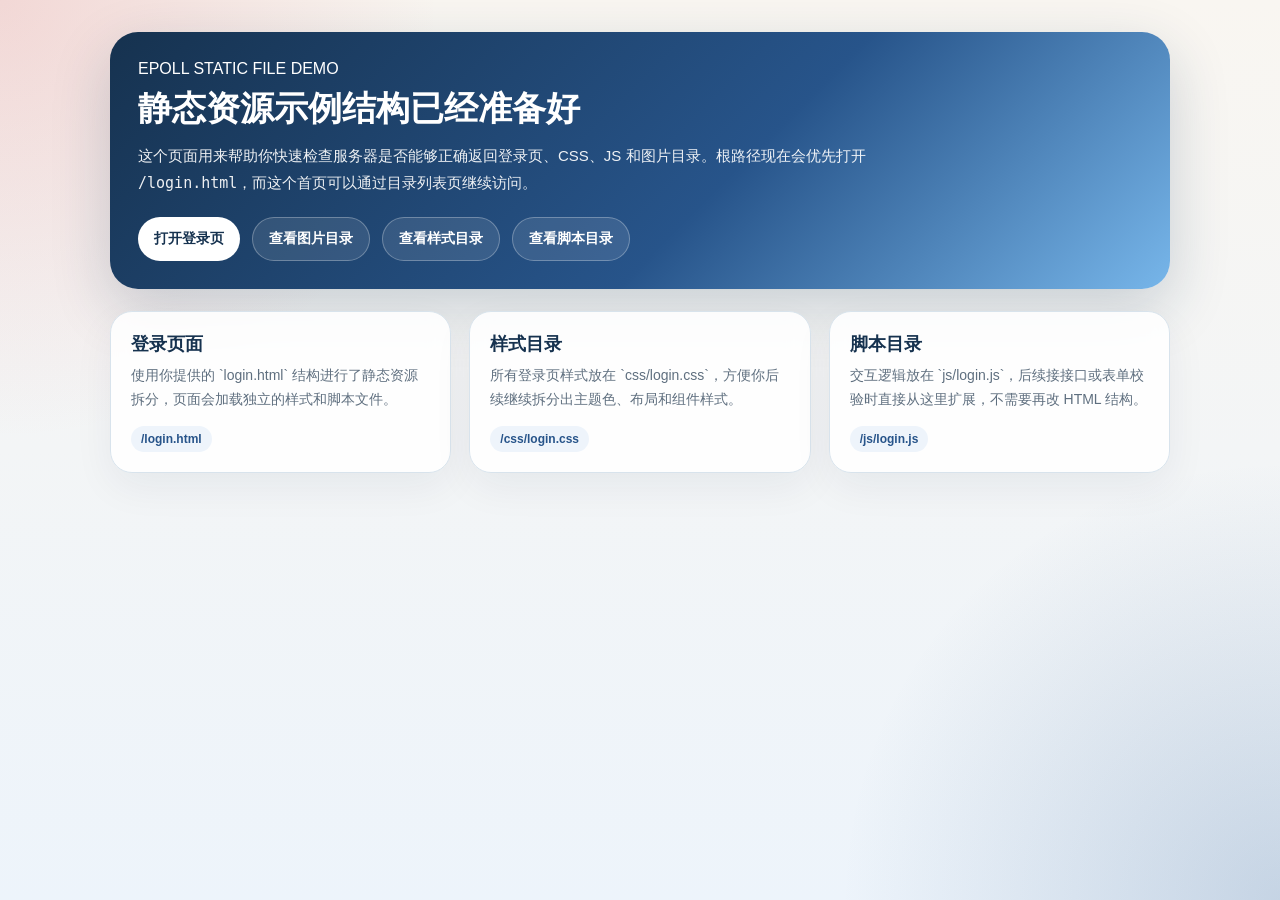
<file: index.html>
<!DOCTYPE html>
<html lang="zh-CN">
<head>
  <meta charset="UTF-8">
  <meta name="viewport" content="width=device-width, initial-scale=1.0">
  <title>Static Demo Hub</title>
  <style>
    :root {
      --bg: #f6f1e8;
      --panel: rgba(255, 255, 255, 0.88);
      --text: #16324f;
      --muted: #5f6f7f;
      --accent: #27548a;
      --accent-2: #d96c75;
      --line: #d8e3ec;
    }

    * { box-sizing: border-box; }

    body {
      margin: 0;
      min-height: 100vh;
      font-family: "Segoe UI", "PingFang SC", sans-serif;
      color: var(--text);
      background:
        radial-gradient(circle at top left, rgba(217, 108, 117, 0.22), transparent 28%),
        radial-gradient(circle at bottom right, rgba(39, 84, 138, 0.20), transparent 28%),
        linear-gradient(180deg, #f9f6f1, #edf4fb);
    }

    .wrap {
      max-width: 1100px;
      margin: 0 auto;
      padding: 32px 20px 48px;
    }

    .hero {
      padding: 28px;
      border-radius: 28px;
      background: linear-gradient(135deg, #16324f, #27548a 58%, #77b6ea);
      color: #fff;
      box-shadow: 0 20px 60px rgba(22, 50, 79, 0.20);
    }

    .hero h1 {
      margin: 8px 0 10px;
      font-size: 34px;
    }

    .hero p {
      margin: 0;
      max-width: 760px;
      line-height: 1.8;
      font-size: 15px;
      opacity: 0.92;
    }

    .cta-row {
      display: flex;
      flex-wrap: wrap;
      gap: 12px;
      margin-top: 20px;
    }

    .btn {
      display: inline-flex;
      align-items: center;
      justify-content: center;
      padding: 12px 16px;
      border-radius: 999px;
      text-decoration: none;
      font-weight: 700;
      font-size: 14px;
    }

    .btn-primary {
      background: #fff;
      color: #16324f;
    }

    .btn-ghost {
      color: #fff;
      border: 1px solid rgba(255, 255, 255, 0.28);
      background: rgba(255, 255, 255, 0.10);
    }

    .grid {
      display: grid;
      grid-template-columns: repeat(3, 1fr);
      gap: 18px;
      margin-top: 22px;
    }

    .card {
      padding: 20px;
      border-radius: 22px;
      background: var(--panel);
      border: 1px solid var(--line);
      box-shadow: 0 14px 40px rgba(19, 41, 63, 0.06);
      backdrop-filter: blur(10px);
    }

    .card h2 {
      margin: 0 0 8px;
      font-size: 18px;
    }

    .card p {
      margin: 0 0 14px;
      color: var(--muted);
      line-height: 1.7;
      font-size: 14px;
    }

    .path {
      display: inline-block;
      padding: 6px 10px;
      border-radius: 999px;
      background: #eef4fb;
      color: var(--accent);
      font-size: 12px;
      font-weight: 700;
    }

    @media (max-width: 900px) {
      .grid { grid-template-columns: 1fr; }
      .hero h1 { font-size: 28px; }
    }
  </style>
</head>
<body>
  <main class="wrap">
    <section class="hero">
      <div>EPOLL STATIC FILE DEMO</div>
      <h1>静态资源示例结构已经准备好</h1>
      <p>这个页面用来帮助你快速检查服务器是否能够正确返回登录页、CSS、JS 和图片目录。根路径现在会优先打开 <code>/login.html</code>，而这个首页可以通过目录列表页继续访问。</p>
      <div class="cta-row">
        <a class="btn btn-primary" href="/login.html">打开登录页</a>
        <a class="btn btn-ghost" href="/images/">查看图片目录</a>
        <a class="btn btn-ghost" href="/css/">查看样式目录</a>
        <a class="btn btn-ghost" href="/js/">查看脚本目录</a>
      </div>
    </section>

    <section class="grid">
      <article class="card">
        <h2>登录页面</h2>
        <p>使用你提供的 `login.html` 结构进行了静态资源拆分，页面会加载独立的样式和脚本文件。</p>
        <span class="path">/login.html</span>
      </article>
      <article class="card">
        <h2>样式目录</h2>
        <p>所有登录页样式放在 `css/login.css`，方便你后续继续拆分出主题色、布局和组件样式。</p>
        <span class="path">/css/login.css</span>
      </article>
      <article class="card">
        <h2>脚本目录</h2>
        <p>交互逻辑放在 `js/login.js`，后续接接口或表单校验时直接从这里扩展，不需要再改 HTML 结构。</p>
        <span class="path">/js/login.js</span>
      </article>
    </section>
  </main>
</body>
</html>
</file>
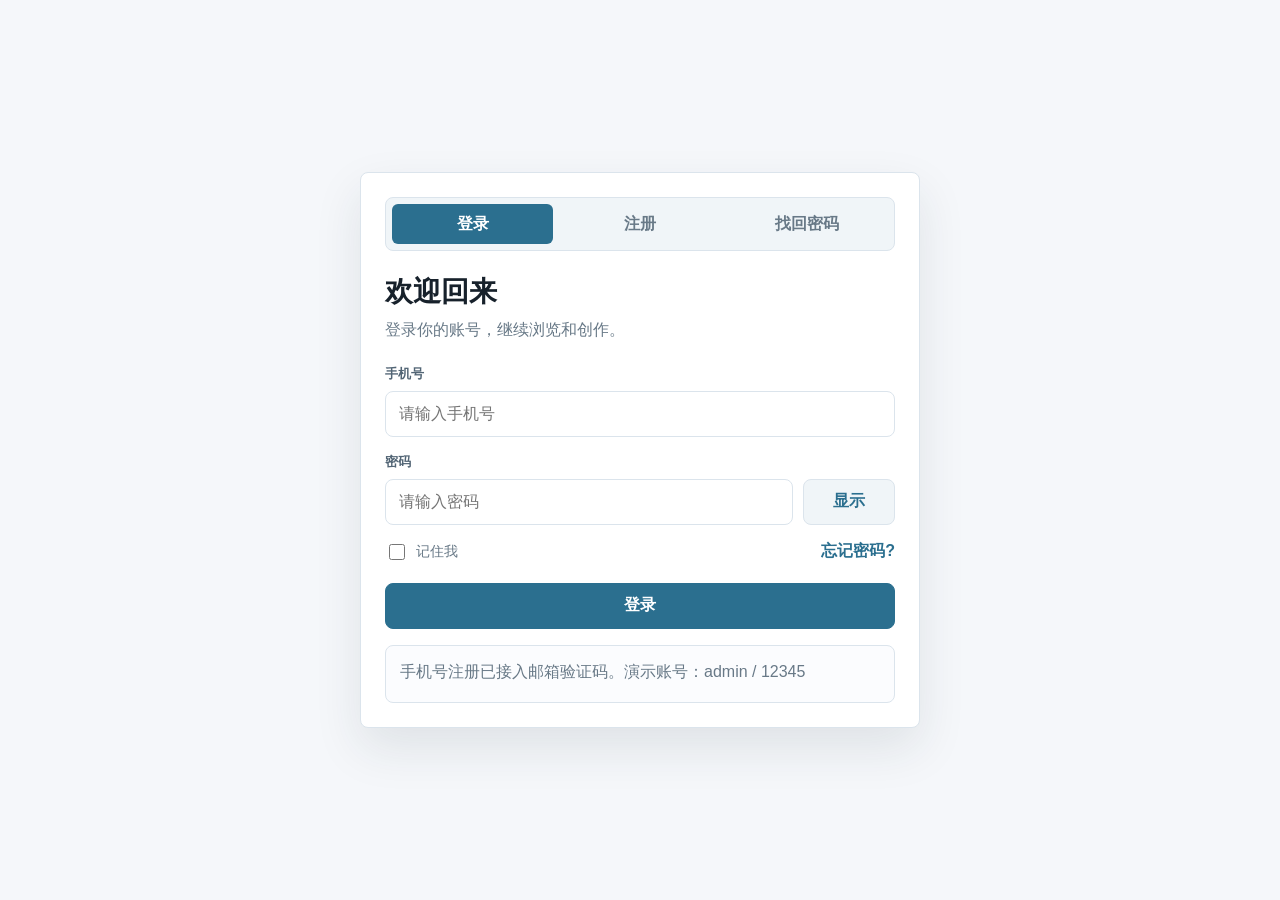
<file: login.html>
<!DOCTYPE html>
<html lang="zh-CN">

<head>
  <meta charset="UTF-8">
  <meta name="viewport" content="width=device-width, initial-scale=1.0">
  <title>XIAOCHEN - 登录</title>
  <link rel="stylesheet" href="/css/login.css">
</head>

<body>
  <main class="login-page">
    <section class="login-card">
      <div class="panel-switch" aria-label="登录操作切换">
        <button class="switch-btn active" type="button" data-panel="login">登录</button>
        <button class="switch-btn" type="button" data-panel="register">注册</button>
        <button class="switch-btn" type="button" data-panel="reset">找回密码</button>
      </div>

      <section class="panel active" id="panel-login">
        <h1>欢迎回来</h1>
        <p class="panel-sub">登录你的账号，继续浏览和创作。</p>

        <form id="login-form">
          <label class="field">
            <span>手机号</span>
            <input type="text" id="login-user" name="username" placeholder="请输入手机号">
          </label>

          <label class="field">
            <span>密码</span>
            <div class="input-row">
              <input type="password" id="login-pwd" name="password" placeholder="请输入密码">
              <button class="ghost-btn" type="button" data-toggle="login-pwd">显示</button>
            </div>
          </label>

          <div class="meta-row">
            <label class="check-row">
              <input type="checkbox" id="remember-me" name="remember">
              <span>记住我</span>
            </label>
            <button class="text-btn" type="button" data-panel-jump="reset">忘记密码?</button>
          </div>

          <button class="submit-btn" type="submit" id="login-submit">登录</button>
        </form>
      </section>

      <section class="panel" id="panel-register">
        <h1>手机号注册</h1>
        <p class="panel-sub">使用手机号作为登录账号，邮箱验证码用于确认本次注册。</p>

        <form id="register-form">
          <label class="field">
            <span>手机号</span>
            <input type="text" id="register-phone" name="phone" placeholder="请输入 11 位手机号">
          </label>

          <label class="field">
            <span>邮箱</span>
            <input type="email" id="register-email" name="email" placeholder="请输入接收验证码的邮箱">
          </label>

          <label class="field">
            <span>邮箱验证码</span>
            <div class="input-row">
              <input type="text" id="register-email-code" name="email_code" placeholder="请输入 6 位验证码">
              <button class="ghost-btn" type="button" id="register-send-code-btn">获取验证码</button>
            </div>
          </label>

          <label class="field">
            <span>密码</span>
            <input type="password" id="register-pwd" name="password" placeholder="请输入密码">
          </label>

          <label class="field">
            <span>确认密码</span>
            <input type="password" id="register-pwd-confirm" name="password_confirm" placeholder="请再次输入密码">
          </label>

          <button class="submit-btn secondary" type="submit" id="register-submit">完成注册</button>
        </form>
      </section>

      <section class="panel" id="panel-reset">
        <h1>找回密码</h1>
        <p class="panel-sub">当前找回密码接口仍是占位版本，注册流程已经接入邮箱验证码。</p>

        <label class="field">
          <span>手机号</span>
          <input type="text" id="reset-phone" placeholder="请输入已绑定手机号">
        </label>

        <label class="field">
          <span>验证码</span>
          <div class="input-row">
            <input type="text" id="reset-code" placeholder="请输入验证码">
            <button class="ghost-btn" type="button" id="send-code-btn">获取验证码</button>
          </div>
        </label>

        <button class="submit-btn secondary" type="button" id="reset-submit">重置密码</button>
      </section>

      <div class="status-box" id="status-box" aria-live="polite"></div>
    </section>
  </main>

  <script src="/js/login.js"></script>
</body>

</html>
</file>
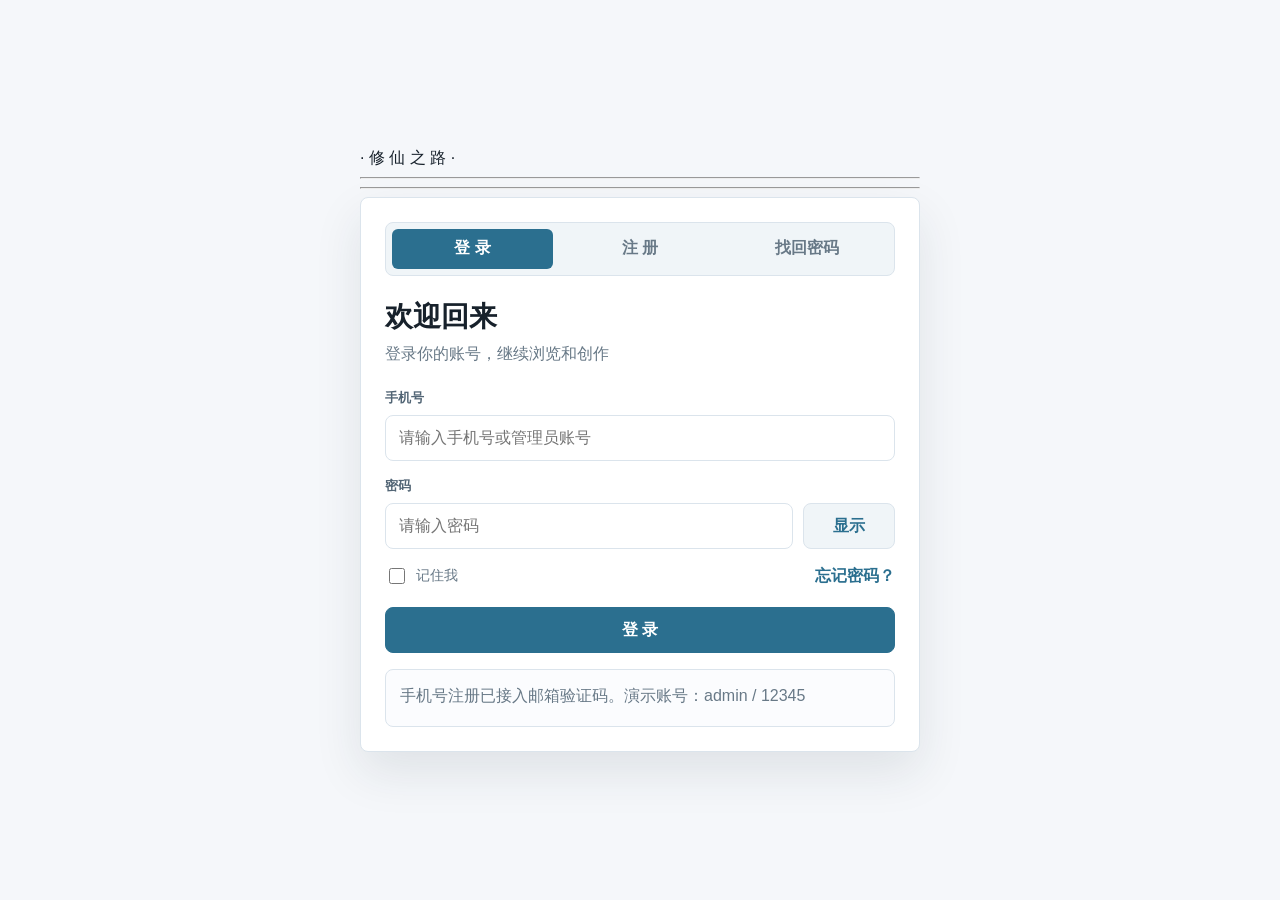
<file: public/login.html>
<!DOCTYPE html>
<html lang="zh-CN">
<head>
  <meta charset="UTF-8">
  <meta name="viewport" content="width=device-width, initial-scale=1.0">
  <title>XIAOCHEN - 登录</title>
  <link rel="stylesheet" href="/css/login.css">
</head>
<body>
  <div class="login-image-bg" aria-hidden="true"></div>
  <div class="login-bg" aria-hidden="true"></div>
  <div class="login-particles" id="login-particles" aria-hidden="true"></div>

  <main class="login-page">
    <div class="login-ornament">· 修 仙 之 路 ·</div>
    <div class="ornament-line" aria-hidden="true">
      <hr><span></span><hr>
    </div>

    <section class="login-card">
      <span class="corner corner-tl"></span>
      <span class="corner corner-tr"></span>
      <span class="corner corner-bl"></span>
      <span class="corner corner-br"></span>

      <div class="panel-switch" aria-label="登录操作切换">
        <button class="switch-btn active" type="button" data-panel="login">登 录</button>
        <button class="switch-btn" type="button" data-panel="register">注 册</button>
        <button class="switch-btn" type="button" data-panel="reset">找回密码</button>
      </div>

      <section class="panel active" id="panel-login">
        <h1>欢迎回来</h1>
        <p class="panel-sub">登录你的账号，继续浏览和创作</p>

        <form id="login-form">
          <label class="field">
            <span>手机号</span>
            <input type="text" id="login-user" name="username" placeholder="请输入手机号或管理员账号" autocomplete="username">
          </label>

          <label class="field">
            <span>密码</span>
            <div class="input-row">
              <input type="password" id="login-pwd" name="password" placeholder="请输入密码" autocomplete="current-password">
              <button class="ghost-btn btn-show" type="button" data-toggle="login-pwd">显示</button>
            </div>
          </label>

          <div class="meta-row">
            <label class="check-row">
              <input type="checkbox" id="remember-me" name="remember">
              <span>记住我</span>
            </label>
            <button class="text-btn" type="button" data-panel-jump="reset">忘记密码？</button>
          </div>

          <button class="submit-btn" type="submit" id="login-submit">登 录</button>
        </form>
      </section>

      <section class="panel" id="panel-register">
        <h1>手机号注册</h1>
        <p class="panel-sub">使用手机号作为登录账号，邮箱验证码用于确认本次注册</p>

        <form id="register-form">
          <label class="field">
            <span>手机号</span>
            <input type="text" id="register-phone" name="phone" placeholder="请输入 11 位手机号" autocomplete="tel">
          </label>

          <label class="field">
            <span>邮箱</span>
            <input type="email" id="register-email" name="email" placeholder="请输入接收验证码的邮箱" autocomplete="email">
          </label>

          <label class="field">
            <span>邮箱验证码</span>
            <div class="input-row">
              <input type="text" id="register-email-code" name="email_code" placeholder="请输入 6 位验证码" inputmode="numeric">
              <button class="ghost-btn" type="button" id="register-send-code-btn">获取验证码</button>
            </div>
          </label>

          <label class="field">
            <span>密码</span>
            <input type="password" id="register-pwd" name="password" placeholder="请输入密码" autocomplete="new-password">
          </label>

          <label class="field">
            <span>确认密码</span>
            <input type="password" id="register-pwd-confirm" name="password_confirm" placeholder="请再次输入密码" autocomplete="new-password">
          </label>

          <button class="submit-btn" type="submit" id="register-submit">完成注册</button>
        </form>
      </section>

      <section class="panel" id="panel-reset">
        <h1>找回密码</h1>
        <p class="panel-sub">通过邮箱验证码确认操作，然后为手机号账号设置新密码</p>

        <label class="field">
          <span>手机号</span>
          <input type="text" id="reset-phone" placeholder="请输入已注册手机号" autocomplete="tel">
        </label>

        <label class="field">
          <span>邮箱</span>
          <input type="email" id="reset-email" placeholder="请输入接收验证码的邮箱" autocomplete="email">
        </label>

        <label class="field">
          <span>邮箱验证码</span>
          <div class="input-row">
            <input type="text" id="reset-code" placeholder="请输入 6 位验证码" inputmode="numeric">
            <button class="ghost-btn" type="button" id="send-code-btn">获取验证码</button>
          </div>
        </label>

        <label class="field">
          <span>新密码</span>
          <div class="input-row">
            <input type="password" id="reset-password" placeholder="请输入新密码" autocomplete="new-password">
            <button class="ghost-btn btn-show" type="button" data-toggle-password="reset-password">显示</button>
          </div>
        </label>

        <label class="field">
          <span>确认新密码</span>
          <div class="input-row">
            <input type="password" id="reset-password-confirm" placeholder="请再次输入新密码" autocomplete="new-password">
            <button class="ghost-btn btn-show" type="button" data-toggle-password="reset-password-confirm">显示</button>
          </div>
        </label>

        <button class="submit-btn" type="button" id="reset-submit">重置密码</button>
      </section>

      <div class="status-box" id="status-box" aria-live="polite"></div>
    </section>
  </main>

  <script src="/js/login.js"></script>
</body>
</html>
</file>
<file: css/login.css>
:root {
  --page: #f5f7fa;
  --surface: #ffffff;
  --surface-soft: #f0f5f8;
  --text: #17212b;
  --muted: #687987;
  --line: #dbe4ec;
  --accent: #2b6f8f;
  --accent-strong: #235c77;
  --danger: #a43b45;
  --success: #28784f;
  --shadow: 0 20px 48px rgba(30, 45, 60, 0.1);
}

* {
  box-sizing: border-box;
}

body {
  margin: 0;
  min-height: 100vh;
  display: flex;
  align-items: center;
  justify-content: center;
  padding: 18px;
  font-family: "Segoe UI", "PingFang SC", "Microsoft YaHei", sans-serif;
  color: var(--text);
  background: var(--page);
}

button,
input {
  font: inherit;
}

.login-page {
  width: min(100%, 560px);
}

.login-card {
  background: var(--surface);
  border: 1px solid var(--line);
  border-radius: 8px;
  padding: 24px;
  box-shadow: var(--shadow);
}

.panel-switch {
  display: grid;
  grid-template-columns: repeat(3, minmax(0, 1fr));
  gap: 6px;
  padding: 6px;
  border-radius: 8px;
  background: var(--surface-soft);
  border: 1px solid var(--line);
}

.switch-btn {
  min-height: 40px;
  border: none;
  border-radius: 6px;
  padding: 0 12px;
  color: var(--muted);
  background: transparent;
  font-weight: 750;
  cursor: pointer;
}

.switch-btn.active {
  color: #fff;
  background: var(--accent);
}

.panel {
  display: none;
  margin-top: 24px;
}

.panel.active {
  display: block;
}

.panel h1 {
  margin: 0 0 8px;
  font-size: 28px;
  line-height: 1.2;
}

.panel-sub {
  margin: 0 0 22px;
  color: var(--muted);
  line-height: 1.65;
}

.field {
  display: block;
  margin-bottom: 16px;
}

.field span {
  display: block;
  margin-bottom: 8px;
  color: #526575;
  font-size: 13px;
  font-weight: 800;
}

.field input {
  width: 100%;
  height: 46px;
  border: 1px solid var(--line);
  border-radius: 8px;
  background: #fff;
  padding: 0 13px;
  color: var(--text);
  outline: none;
  transition: border-color 0.18s, box-shadow 0.18s;
}

.field input:focus {
  border-color: #8db5c8;
  box-shadow: 0 0 0 3px rgba(43, 111, 143, 0.12);
}

.input-row {
  display: grid;
  grid-template-columns: minmax(0, 1fr) auto;
  gap: 10px;
}

.ghost-btn,
.submit-btn,
.text-btn {
  font: inherit;
}

.ghost-btn {
  min-width: 92px;
  min-height: 46px;
  border: 1px solid var(--line);
  border-radius: 8px;
  background: var(--surface-soft);
  color: var(--accent);
  font-weight: 750;
  padding: 0 14px;
  cursor: pointer;
}

.meta-row {
  display: flex;
  align-items: center;
  justify-content: space-between;
  gap: 12px;
  margin: 4px 0 20px;
}

.check-row {
  display: inline-flex;
  align-items: center;
  gap: 8px;
  color: var(--muted);
  font-size: 14px;
}

.check-row input {
  width: 16px;
  height: 16px;
}

.text-btn {
  border: none;
  padding: 0;
  background: transparent;
  color: var(--accent);
  font-weight: 750;
  cursor: pointer;
}

.submit-btn {
  width: 100%;
  height: 46px;
  border: 1px solid var(--accent);
  border-radius: 8px;
  background: var(--accent);
  color: #fff;
  font-weight: 800;
  cursor: pointer;
}

.submit-btn.secondary {
  background: var(--accent-strong);
  border-color: var(--accent-strong);
}

.submit-btn:disabled,
.ghost-btn:disabled {
  cursor: not-allowed;
  opacity: 0.62;
}

.status-box {
  min-height: 58px;
  margin-top: 16px;
  padding: 13px 14px;
  border-radius: 8px;
  border: 1px solid var(--line);
  background: #fbfcfe;
  color: var(--muted);
  line-height: 1.65;
}

.status-box.ok {
  border-color: #b8d8c6;
  background: #eff8f3;
  color: var(--success);
}

.status-box.err {
  border-color: #ecc1c6;
  background: #fff4f5;
  color: var(--danger);
}

@media (max-width: 560px) {
  body {
    padding: 10px;
    align-items: flex-start;
  }

  .login-card {
    padding: 18px;
  }

  .panel-switch {
    grid-template-columns: 1fr;
  }

  .panel h1 {
    font-size: 25px;
  }

  .input-row {
    grid-template-columns: 1fr;
  }

  .meta-row {
    align-items: flex-start;
    flex-direction: column;
  }
}
</file>
